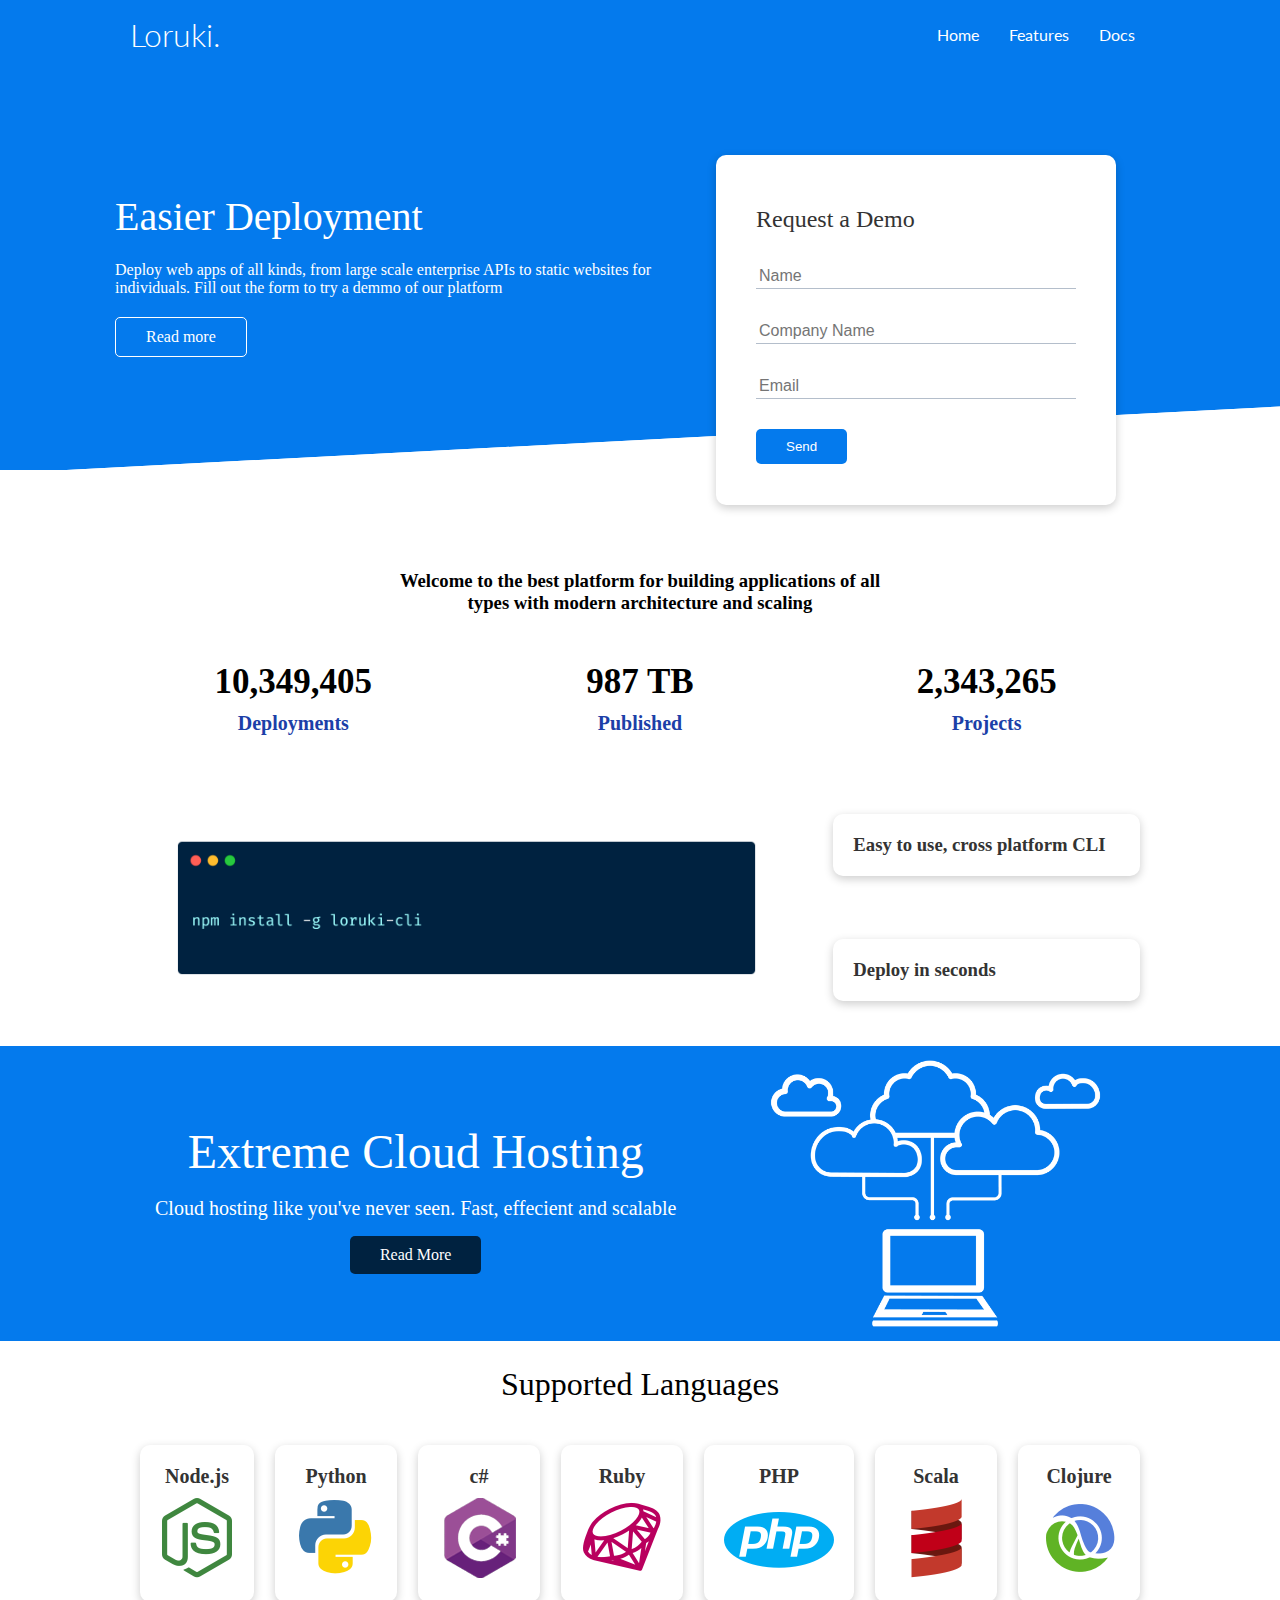
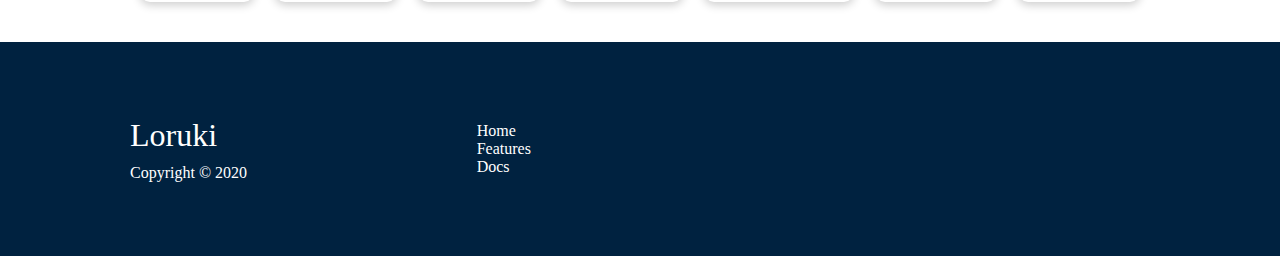
<file: index.html>
<!DOCTYPE html>
<html lang="en">
  <head>
    <meta charset="UTF-8" />
    <meta http-equiv="X-UA-Compatible" content="IE=edge" />
    <meta name="viewport" content="width=device-width, initial-scale=1.0" />
    <link
      rel="stylesheet"
      href="https://cdnjs.cloudflare.com/ajax/libs/font-awesome/6.1.1/css/all.min.css"
      integrity="sha512-KfkfwYDsLkIlwQp6LFnl8zNdLGxu9YAA1QvwINks4PhcElQSvqcyVLLD9aMhXd13uQjoXtEKNosOWaZqXgel0g=="
      crossorigin="anonymous"
      referrerpolicy="no-referrer"
    />
    <link
      href="https://fonts.googleapis.com/css2?family=Lato:wght@300&display=swap"
      rel="stylesheet"
    />
    <link rel="stylesheet" href="utilities.css" />
    <link rel="stylesheet" href="style.css" />
    <title>Loruki | Cloud Hosting For Everone</title>
  </head>
  <body>
    <div class="all">
      <!-- navbar -->
      <div class="navbar">
        <div class="container flex">
          <h1 class="logo">Loruki.</h1>
          <nav>
            <ul>
              <li><a href="index.html">Home</a></li>
              <li><a href="features.html">Features</a></li>
              <li><a href="docs.html">Docs</a></li>
            </ul>
          </nav>
        </div>
      </div>
    </div>

    <!-- showcase -->
    <section class="showcase">
      <div class="container grid">
        <div class="showcase-text">
          <h1>Easier Deployment</h1>
          <p>
            Deploy web apps of all kinds, from large scale enterprise APIs to
            static websites for individuals. Fill out the form to try a demmo of
            our platform
          </p>
          <a href="features.html" class="btn btn-outline">Read more</a>
        </div>

        <div class="showcase-form card">
          <h2>Request a Demo</h2>
          <form>
            <div class="form-control">
              <input
                type="text"
                name="name"
                id=""
                placeholder="Name"
                required
              />
            </div>
            <div class="form-control">
              <input
                type="text"
                name="company"
                id=""
                placeholder="Company Name"
                required
              />
            </div>
            <div class="form-control">
              <input
                type="email"
                name="email"
                id=""
                placeholder="Email"
                required
              />
            </div>
            <input type="submit" value="Send" class="btn btn-primary" />
          </form>
        </div>
      </div>
    </section>

    <!-- stats -->
    <section class="stats">
      <div class="container">
        <h3 class="stats-heading text-center my-1">
          Welcome to the best platform for building applications of all types
          with modern architecture and scaling
        </h3>

        <div class="grid grid-3 text-center my-4">
          <div>
            <i class="fas fa-server fa-3x"></i>
            <h3>10,349,405</h3>
            <p class="text-secondary">Deployments</p>
          </div>
          <div>
            <i class="fas fa-upload fa-3x"></i>
            <h3>987 TB</h3>
            <p class="text-secondary">Published</p>
          </div>
          <div>
            <i class="fas fa-project-diagram fa-3x"></i>
            <h3>2,343,265</h3>
            <p class="text-secondary">Projects</p>
          </div>
        </div>
      </div>
    </section>

    <!-- cli -->
    <section class="cli">
      <div class="container grid">
        <img src="images/cli.png" alt="" />
        <div class="card">
          <h3>Easy to use, cross platform CLI</h3>
        </div>
        <div class="card">
          <h3>Deploy in seconds</h3>
        </div>
      </div>
    </section>

    <!-- cloud -->
    <section class="cloud bg-primary my-2">
      <div class="container grid">
        <div class="text-center">
          <h2 class="lg">Extreme Cloud Hosting</h2>
          <p class="lead my-1">
            Cloud hosting like you've never seen. Fast, effecient and scalable
          </p>
          <a href="features.html" class="btn btn-dark">Read More</a>
        </div>
        <img src="images/cloud.png" alt="" />
      </div>
    </section>

    <!-- languages -->
    <section class="languages">
      <h2 class="md text-center my-2">Supported Languages</h2>
      <div class="container flex">
        <div class="card">
          <h4>Node.js</h4>
          <img src="images/logos/node.png" alt="" />
        </div>
        <div class="card">
          <h4>Python</h4>
          <img src="images/logos/python.png" alt="" />
        </div>
        <div class="card">
          <h4>c#</h4>
          <img src="images/logos/csharp.png" alt="" />
        </div>
        <div class="card">
          <h4>Ruby</h4>
          <img src="images/logos/ruby.png" alt="" />
        </div>
        <div class="card">
          <h4>PHP</h4>
          <img src="images/logos/php.png" alt="" />
        </div>
        <div class="card">
          <h4>Scala</h4>
          <img src="images/logos/scala.png" alt="" />
        </div>
        <div class="card">
          <h4>Clojure</h4>
          <img src="images/logos/clojure.png" alt="" />
        </div>
      </div>
    </section>

    <!-- footer -->
    <footer class="footer bg-dark py-5">
      <div class="container grid grid-3">
        <div>
          <h1>Loruki</h1>
          <p>Copyright &copy; 2020</p>
        </div>
        <nav>
          <ul>
            <li><a href="index.html">Home</a></li>
            <li><a href="features.html">Features</a></li>
            <li><a href="docs.html">Docs</a></li>
          </ul>
        </nav>
        <div class="social">
          <a href="#" id=""><i class="fab fa-github fa-2x"></i> </a>
          <a href="#" id=""><i class="fab fa-facebook fa-2x"></i> </a>
          <a href="#" id=""><i class="fab fa-instagram fa-2x"></i> </a>
          <a href="#" id=""><i class="fab fa-twitter fa-2x"></i> </a>
        </div>
      </div>
    </footer>
  </body>
</html>
</file>
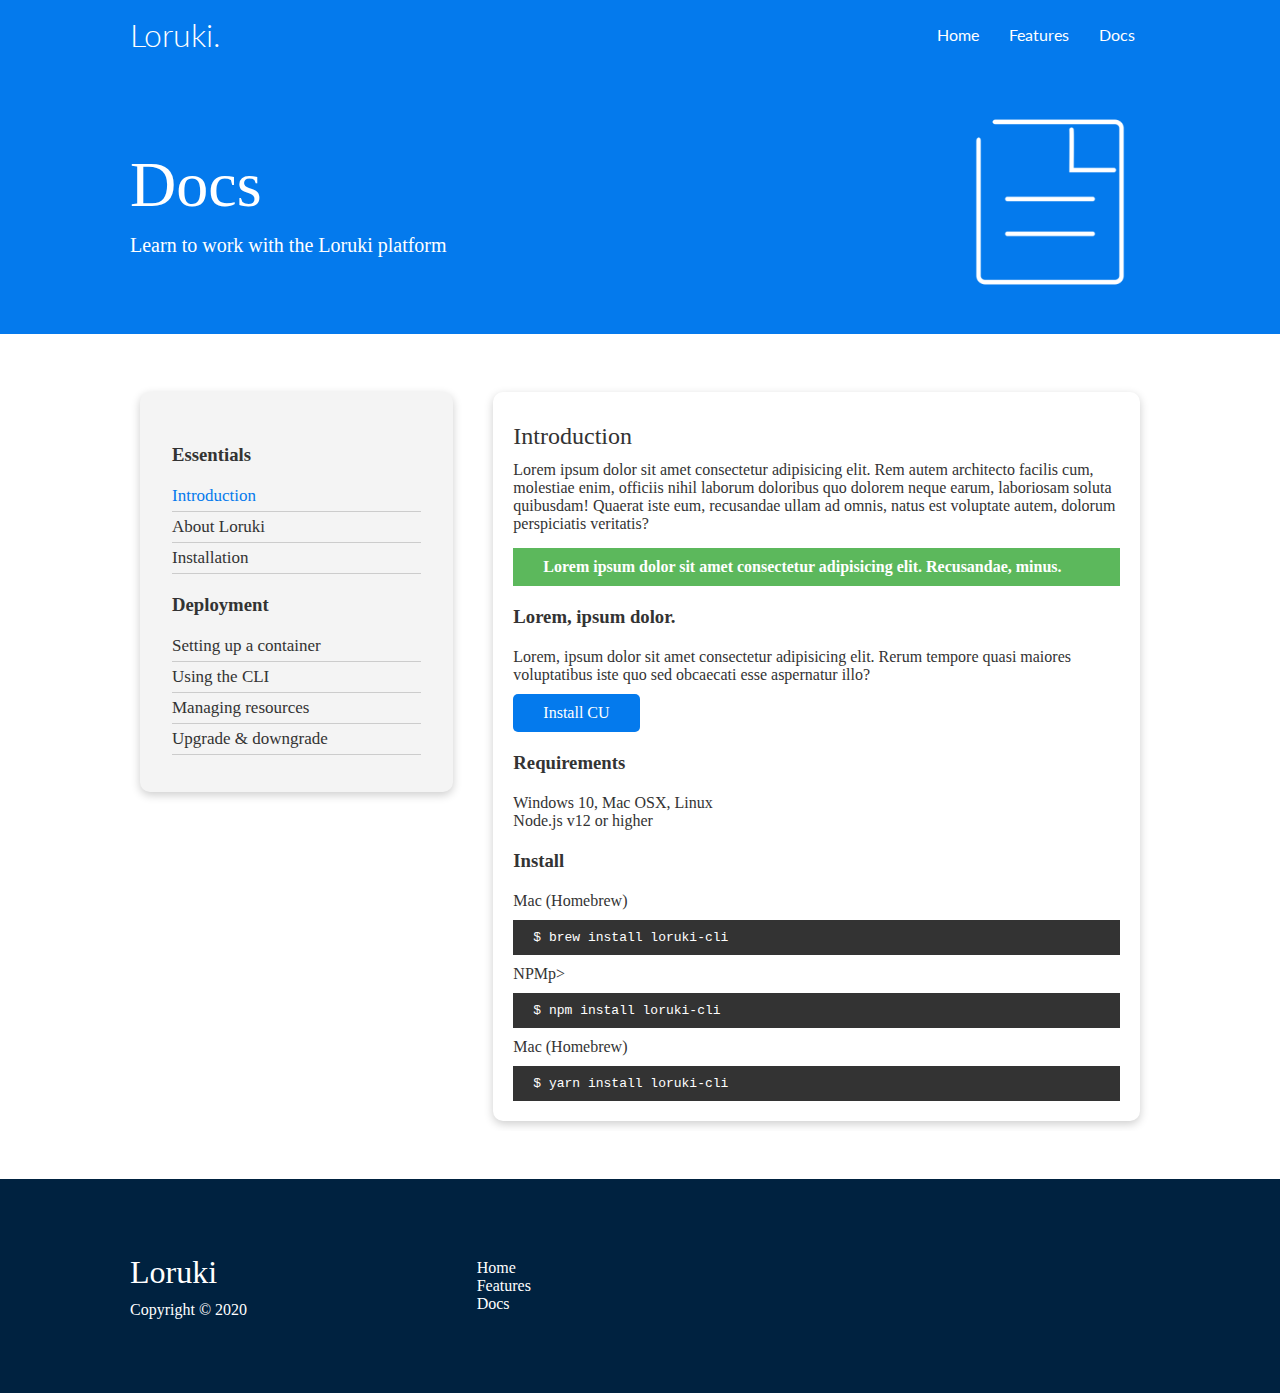
<file: docs.html>
<!DOCTYPE html>
<html lang="en">
  <head>
    <meta charset="UTF-8" />
    <meta http-equiv="X-UA-Compatible" content="IE=edge" />
    <meta name="viewport" content="width=device-width, initial-scale=1.0" />
    <link
      rel="stylesheet"
      href="https://cdnjs.cloudflare.com/ajax/libs/font-awesome/6.1.1/css/all.min.css"
      integrity="sha512-KfkfwYDsLkIlwQp6LFnl8zNdLGxu9YAA1QvwINks4PhcElQSvqcyVLLD9aMhXd13uQjoXtEKNosOWaZqXgel0g=="
      crossorigin="anonymous"
      referrerpolicy="no-referrer"
    />
    <link
      href="https://fonts.googleapis.com/css2?family=Lato:wght@300&display=swap"
      rel="stylesheet"
    />
    <link rel="stylesheet" href="utilities.css" />
    <link rel="stylesheet" href="style.css" />
    <title>Loruki | Cloud Hosting For Everone</title>
  </head>
  <body>
    <div class="all">
      <!-- navbar -->
      <div class="navbar">
        <div class="container flex">
          <h1 class="logo">Loruki.</h1>
          <nav>
            <ul>
              <li><a href="index.html">Home</a></li>
              <li><a href="features.html">Features</a></li>
              <li><a href="Docs.html">Docs</a></li>
            </ul>
          </nav>
        </div>
      </div>
    </div>

    <!-- head -->
    <section class="docs-head bg-primary py-3">
      <div class="container grid">
        <div>
          <h1 class="xl">Docs</h1>
          <p class="lead">Learn to work with the Loruki platform</p>
        </div>
        <img src="images/docs.png" alt="" />
      </div>
    </section>

    <!-- docs main -->
    <section class="docs-main my-4">
      <div class="container grid">
        <div class="card bg-light p-3">
          <h3 class="my-2">Essentials</h3>
          <nav>
            <ul>
              <li><a class="text-primary" href="#">Introduction</a></li>
              <li><a href="#">About Loruki</a></li>
              <li><a href="#">Installation</a></li>
            </ul>
          </nav>

          <h3 class="my-2">Deployment</h3>
          <nav>
            <ul>
              <li><a href="#">Setting up a container</a></li>
              <li><a href="#">Using the CLI</a></li>
              <li><a href="#">Managing resources</a></li>
              <li><a href="#">Upgrade & downgrade</a></li>
            </ul>
          </nav>
        </div>

        <div class="card">
          <h2>Introduction</h2>
          <p>
            Lorem ipsum dolor sit amet consectetur adipisicing elit. Rem autem
            architecto facilis cum, molestiae enim, officiis nihil laborum
            doloribus quo dolorem neque earum, laboriosam soluta quibusdam!
            Quaerat iste eum, recusandae ullam ad omnis, natus est voluptate
            autem, dolorum perspiciatis veritatis?
          </p>

          <div class="alert alert-success">
            <i class="fas fa-info"></i> Lorem ipsum dolor sit amet consectetur adipisicing elit. Recusandae, minus.
          </div>

          <h3>Lorem, ipsum dolor.</h3>
          <p>Lorem, ipsum dolor sit amet consectetur adipisicing elit. Rerum tempore quasi maiores voluptatibus iste quo sed obcaecati esse aspernatur illo?</p>
          <a href="#" class="btn btn-primary">Install CU</a>

          <h3>Requirements</h3>
          <ul>
            <li>Windows 10, Mac OSX, Linux</li>
            <li>Node.js v12 or higher</li>
          </ul>

          <h3>Install</h3>
          <p>Mac (Homebrew)</p>
          <pre><code>$ brew install loruki-cli</code></pre>
          <p>NPMp>
          <pre><code>$ npm install loruki-cli</code></pre>
          <p>Mac (Homebrew)</p>
          <pre><code>$ yarn install loruki-cli</code></pre>
        </div>
      </div>
    </section>

    <!-- footer -->
    <footer class="footer bg-dark py-5">
      <div class="container grid grid-3">
        <div>
          <h1>Loruki</h1>
          <p>Copyright &copy; 2020</p>
        </div>
        <nav>
          <ul>
            <li><a href="index.html">Home</a></li>
            <li><a href="features.html">Features</a></li>
            <li><a href="docs.html">Docs</a></li>
          </ul>
        </nav>
        <div class="social">
          <a href="#" id=""><i class="fab fa-github fa-2x"></i> </a>
          <a href="#" id=""><i class="fab fa-facebook fa-2x"></i> </a>
          <a href="#" id=""><i class="fab fa-instagram fa-2x"></i> </a>
          <a href="#" id=""><i class="fab fa-twitter fa-2x"></i> </a>
        </div>
      </div>
    </footer>
  </body>
</html>
</file>
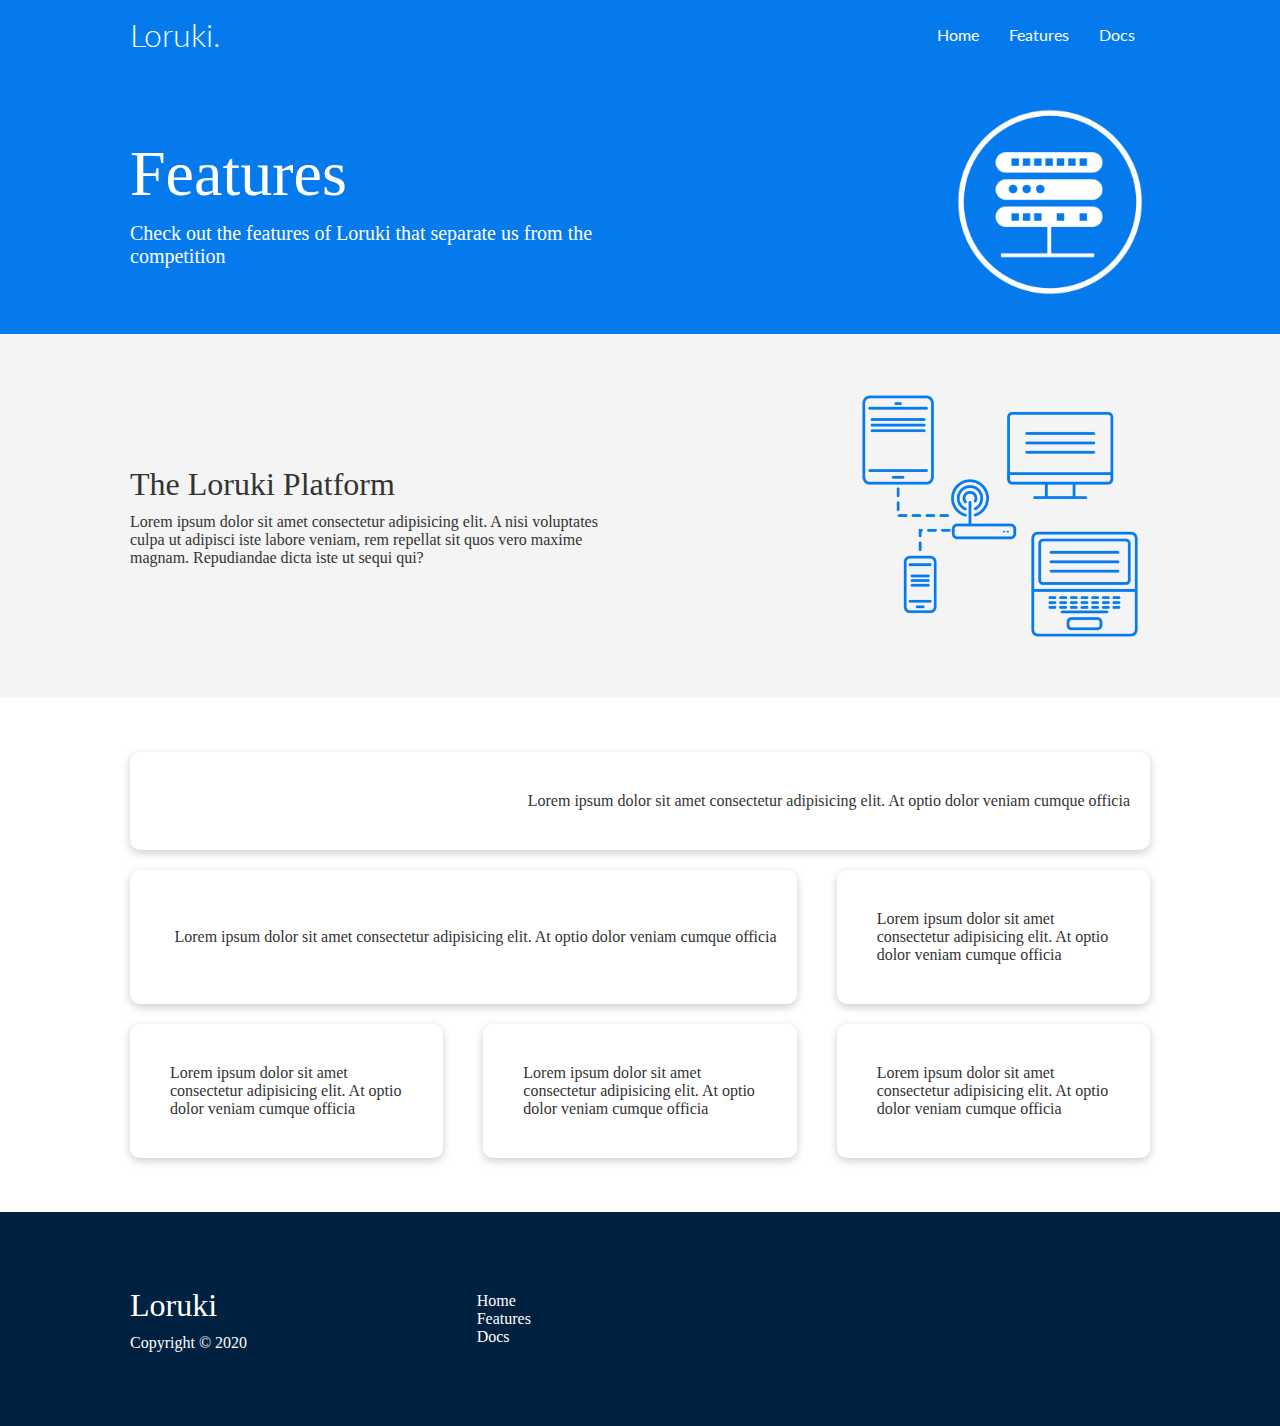
<file: features.html>
<!DOCTYPE html>
<html lang="en">
  <head>
    <meta charset="UTF-8" />
    <meta http-equiv="X-UA-Compatible" content="IE=edge" />
    <meta name="viewport" content="width=device-width, initial-scale=1.0" />
    <link
      rel="stylesheet"
      href="https://cdnjs.cloudflare.com/ajax/libs/font-awesome/6.1.1/css/all.min.css"
      integrity="sha512-KfkfwYDsLkIlwQp6LFnl8zNdLGxu9YAA1QvwINks4PhcElQSvqcyVLLD9aMhXd13uQjoXtEKNosOWaZqXgel0g=="
      crossorigin="anonymous"
      referrerpolicy="no-referrer"
    />
    <link
      href="https://fonts.googleapis.com/css2?family=Lato:wght@300&display=swap"
      rel="stylesheet"
    />
    <link rel="stylesheet" href="utilities.css" />
    <link rel="stylesheet" href="style.css" />
    <title>Loruki | Cloud Hosting For Everone</title>
  </head>
  <body>
    <div class="all">
      <!-- navbar -->
      <div class="navbar">
        <div class="container flex">
          <h1 class="logo">Loruki.</h1>
          <nav>
            <ul>
              <li><a href="index.html">Home</a></li>
              <li><a href="features.html">Features</a></li>
              <li><a href="Docs.html">Docs</a></li>
            </ul>
          </nav>
        </div>
      </div>
    </div>

    <!-- head -->
    <section class="features-head bg-primary py-3">
      <div class="container grid">
        <div>
          <h1 class="xl">Features</h1>
          <p class="lead">
            Check out the features of Loruki that separate us from the
            competition
          </p>
        </div>
        <img src="images/server.png" alt="" />
      </div>
    </section>

    <!-- sub head -->
    <section class="features-sub-head bg-light py-3">
      <div class="container grid">
        <div>
          <h1 class="md">The Loruki Platform</h1>
          <p>
            Lorem ipsum dolor sit amet consectetur adipisicing elit. A nisi
            voluptates culpa ut adipisci iste labore veniam, rem repellat sit
            quos vero maxime magnam. Repudiandae dicta iste ut sequi qui?
          </p>
        </div>
        <img src="images/server2.png" alt="" />
      </div>
    </section>

    <section class="features-main my-2">
        <div class="container grid grid-3">
            <div class="card flex">
                <i class="fas fa-server fa-3x"></i>
            <p>
                Lorem ipsum dolor sit amet consectetur adipisicing elit. At optio dolor veniam cumque officia 
            </div>

            <div class="card flex">
                <i class="fas fa-laptop-code fa-3x"></i>
            <p>
                Lorem ipsum dolor sit amet consectetur adipisicing elit. At optio dolor veniam cumque officia 
            </div>

            <div class="card flex">
                <i class="fas fa-laptop-code fa-3x"></i>
            <p>
                Lorem ipsum dolor sit amet consectetur adipisicing elit. At optio dolor veniam cumque officia 
            </div>

            <div class="card flex">
                <i class="fas fa-database fa-3x"></i>
            <p>
                Lorem ipsum dolor sit amet consectetur adipisicing elit. At optio dolor veniam cumque officia 
            </div>

             <div class="card flex">
                <i class="fas fa-power-off fa-3x"></i>
            <p>
                Lorem ipsum dolor sit amet consectetur adipisicing elit. At optio dolor veniam cumque officia 
            </div>
            <div class="card flex">
                <i class="fas fa-upload fa-3x"></i>
            <p>
                Lorem ipsum dolor sit amet consectetur adipisicing elit. At optio dolor veniam cumque officia 
            </div>
        </div>
    </section>

    <!-- footer -->
    <footer class="footer bg-dark py-5">
      <div class="container grid grid-3">
        <div>
          <h1>Loruki</h1>
          <p>Copyright &copy; 2020</p>
        </div>
        <nav>
          <ul>
            <li><a href="index.html">Home</a></li>
            <li><a href="features.html">Features</a></li>
            <li><a href="docs.html">Docs</a></li>
          </ul>
        </nav>
        <div class="social">
          <a href="#" id=""><i class="fab fa-github fa-2x"></i> </a>
          <a href="#" id=""><i class="fab fa-facebook fa-2x"></i> </a>
          <a href="#" id=""><i class="fab fa-instagram fa-2x"></i> </a>
          <a href="#" id=""><i class="fab fa-twitter fa-2x"></i> </a>
        </div>
      </div>
    </footer>
  </body>
</html>
</file>
<file: utilities.css>
/* Utilities */
.container {
  max-width: 1100px;
  margin: 0 auto;
  overflow: auto;
  padding: 0 40px;
}
.card {
  background-color: #fff;
  color: #333;
  border-radius: 10px;
  box-shadow: 0 3px 10px rgba(0, 0, 0, 0.2);
  padding: 20px;
  margin: 10px;
}
.btn {
  display: inline-block;
  padding: 10px 30px;
  cursor: pointer;
  background-color: var(--primary-color);
  color: #fff;
  border: none;
  border-radius: 5px;
}

.btn-outline {
  background-color: transparent;
  border: 1px #fff solid;
}

.btn:hover {
  transform: scale(0.98);
}

/* backgrounds & colored buttons */
.bg-primary,
.btn-primary {
  background-color: var(--primary-color);
  color: #fff;
}

.bg-secondary,
.btn-secondary {
  background-color: var(--secondary-color);
  color: #fff;
}

.bg-dark,
.btn-dark {
  background-color: var(--dark-color);
  color: #fff;
}

.bg-light,
.btn-light {
  background-color: var(--light-color);
  color: #333;
}

.bg-primary a,
.btn-primary a,
.bg-secondary a,
.btn-secondary a,
.bg-dark a,
.btn-dark a {
  color: #fff;
}

/* text colors */

.text-primary {
  color: var(--primary-color);
}

.text-secondary {
  color: var(--secondary-color);
}

.text-dark {
  color: var(--dark-color);
}

.text-light {
  color: var(--light-color);
}

/* text sizes */
.lead {
  font-size: 20px;
}

.sm {
  font-size: 1rem;
}

.md {
  font-size: 2rem;
}

.lg {
  font-size: 3rem;
}

.xl {
  font-size: 4rem;
}

.text-center {
  text-align: center;
}

/* alert */
.alert {
  background-color: var(--light-color);
  padding: 10px 20px;
  font-weight: bold;
  margin: 15px 0;
}
.alert i {
  margin-right: 10px;
}
.alert-success {
  background-color: var(--success-color);
  color: #fff;
}

.alert-error {
  background-color: var(--error-color);
  color: #fff;
}

.flex {
  display: flex;
  justify-content: space-between;
  /* justify-content: center; */
  align-items: center;
  height: 100%;
}

.grid {
  display: grid;
  grid-template-columns: repeat(2, 1fr);
  gap: 20px;
  justify-content: center;
  align-items: center;
  height: 100%;
}

.grid-3 {
  grid-template-columns: repeat(3, 1fr);
}

/* margin */
.my-1 {
  margin: 1rem 0;
}

.my-2 {
  margin: 1.5rem 0;
}

.my-3 {
  margin: 2rem 0;
}

.my-4 {
  margin: 3rem 0;
}

.my-5 {
  margin: 4rem 0;
}

.m-1 {
  margin: 1rem;
}

.m-2 {
  margin: 1.5rem;
}

.m-3 {
  margin: 2rem;
}

.m-4 {
  margin: 3rem;
}

.m-5 {
  margin: 4rem;
}

/* padding */

.py-1 {
  padding: 1rem 0;
}

.py-2 {
  padding: 1.5rem 0;
}

.py-3 {
  padding: 2rem 0;
}

.py-4 {
  padding: 3rem 0;
}

.py-5 {
  padding: 4rem 0;
}

.p-1 {
  padding: 1rem;
}

.p-2 {
  padding: 1.5rem;
}

.p-3 {
  padding: 2rem;
}

.p-4 {
  padding: 3rem;
}

.p-5 {
  padding: 4rem;
}
</file>
<file: style.css>
@import url("https://fonts.googleapis.com/css2?family=Lato:wght@300&display=swap");

:root {
  --primary-color: #047aed;
  --secondary-color: #1c3fa8;
  --dark-color: #002240;
  --light-color: #f4f4f4;
  --success-color: #5cb85c;
  --error-color: #d9534f;
}

* {
  box-sizing: border-box;
  padding: 0;
  margin: 0;
}

.all {
  font-family: "Lato", sans-serif;
  color: #333;
  line-height: 1.6;
}

ul {
  list-style-type: none;
}

a {
  text-decoration: none;
  color: #333;
}
h1,
h2 {
  font-weight: 300;
  line-height: 1.2;
  margin: 10px 0;
}
p {
  margin: 10px 0;
}

img {
  width: 100%;
}

code,
pre {
  background: #333;
  color: #fff;
  padding: 10px;
}

/* Navbar */
.navbar {
  background-color: var(--primary-color);
  color: #fff;
  height: 70px;
}
.navbar ul {
  display: flex;
}
.navbar a {
  color: #fff;
  padding: 10px;
  margin: 0 5px;
}

.navbar a:hover {
  border-bottom: 2px #fff solid;
}
.navbar .flex {
  justify-content: space-between;
}

/* Showcase */
.showcase {
  height: 400px;
  background-color: var(--primary-color);
  color: #fff;
  position: relative;
}

.showcase h1 {
  font-size: 40px;
}
.showcase p {
  margin: 20px 0;
}
.showcase .grid {
  overflow: visible;
  grid-template-columns: 55% 45%;
  gap: 30px;
}

.showcase-text {
  animation: slideInFromLeft 1s ease-in;
}

.showcase-form {
  position: relative;
  top: 60px;
  height: 350px;
  width: 400px;
  padding: 40px;
  z-index: 100;
  animation: slideInFromRight 1s ease-in;
}

.showcase-form .form-control {
  margin: 30px 0;
}

.showcase-form input[type="text"],
.showcase-form input[type="email"] {
  border: 0;
  border-bottom: 1px solid #b4becb;
  width: 100%;
  padding: 3px;
  font-size: 16px;
}

.showcase-form input:focus {
  outline: none;
}

.showcase::before,
.showcase::after {
  content: "";
  position: absolute;
  height: 100px;
  bottom: -70px;
  right: 0;
  left: 0;
  background-color: #fff;
  transform: skewY(-3deg);
}

/* stats */
.stats {
  padding-top: 100px;
  animation: slideInFromBottom 1s ease-in;
}

.stats-heading {
  max-width: 500px;
  margin: auto;
}

.stats .grid h3 {
  font-size: 35px;
}

.stats .grid p {
  font-size: 20px;
  font-weight: bold;
}
/* cli */
.cli .grid {
  grid-template-columns: repeat(3, 1fr);
  grid-template-rows: repeat(2, 1fr);
}
.cli .grid > *:first-child {
  grid-column: 1 / span 2;
  grid-row: 1 / span 2;
}

/* cloud */
.cloud .grid {
  grid-template-columns: 4fr 3fr;
}

/* languages */
.languages .flex {
  flex-wrap: wrap;
}
.languages .card {
  text-align: center;
  margin: 18px 10px 40px;
  transition: transform 0.2s ease-in;
}
.languages .card h4 {
  font-size: 20px;
  margin-bottom: 10px;
}

.languages .card:hover {
  transform: translateY(-15px);
}

/* features */
.features-head img,
.docs-head img {
  width: 200px;
  justify-self: flex-end;
}

.features-sub-head img {
  width: 300px;
  justify-self: flex-end;
}

.features-main .card > i {
  margin-right: 20px;
}

.features-main .grid {
  padding: 30px;
}

.features-main .grid > *:first-child {
  grid-column: 1 / span 3;
}
.features-main .grid > *:nth-child(2) {
  grid-column: 1 / span 2;
}

/* docs */
.docs-main h3 {
  margin: 20px 0;
}

.docs-main .grid {
  grid-template-columns: 1fr 2fr;
  align-items: flex-start;
}

.docs-main nav li {
  font-size: 17px;
  padding-bottom: 5px;
  margin-bottom: 5px;
  border-bottom: 1px solid #ccc;
}

.docs-main a:hover {
  font-weight: bold;
}

/* footer */
.footer .social a {
  margin: 0 10px;
}

/* animations */
@keyframes slideInFromLeft {
  0% {
    transform: translateX(-100%);
  }
  100% {
    transform: translateX(0);
  }
}

@keyframes slideInFromRight {
  0% {
    transform: translateX(100%);
  }
  100% {
    transform: translateX(0);
  }
}

@keyframes slideInFromTop {
  0% {
    transform: translateY(-100%);
  }
  100% {
    transform: translateX(0);
  }
}

@keyframes slideInFromBottom {
  0% {
    transform: translateY(100%);
  }
  100% {
    transform: translateX(0);
  }
}

/* tablets and under */

@media (max-width: 920px) { 
  .showcase-form {
    width: 340px;
  }
}
@media (max-width: 800px) {
  .grid,
  .showcase .grid,
  .stats .grid,
  .cli .grid,
  .cloud .grid,
  .features-main .grid,
  .docs-main .grid {
    grid-template-columns: 1fr;
    grid-template-rows: 1fr;
  }
  .showcase {
    height: auto;
  }
  .showcase-text {
    text-align: center;
    margin-top: 40px;
    animation: slideInFromTop 1s ease-in;
  }

  .showcase-form {
    justify-content: center;
    margin: auto;
    animation: slideInFromBottom 1s ease-in;
  }
  .cli .grid > :first-child {
    grid-column: 1;
    grid-row: 1;
  }
  .features-head,
  .features-sub-head,
  .docs-head {
    text-align: center;
  }

  .features-head img,
  .features-sub-head img,
  .docs-head img {
    justify-self: center;
  }

  .features-main .grid > *:first-child,
  .features-main .grid > *:nth-child(2) {
    grid-column: 1;
  }
}

/* mobile */
@media (max-width: 500px) {
  .navbar {
    height: 110px;
  }

  .navbar .flex {
    flex-direction: column;
  }

  .navbar ul {
    padding: 10px;
    background-color: rgba(0, 0, 0, 0.1);
  }
}
</file>
